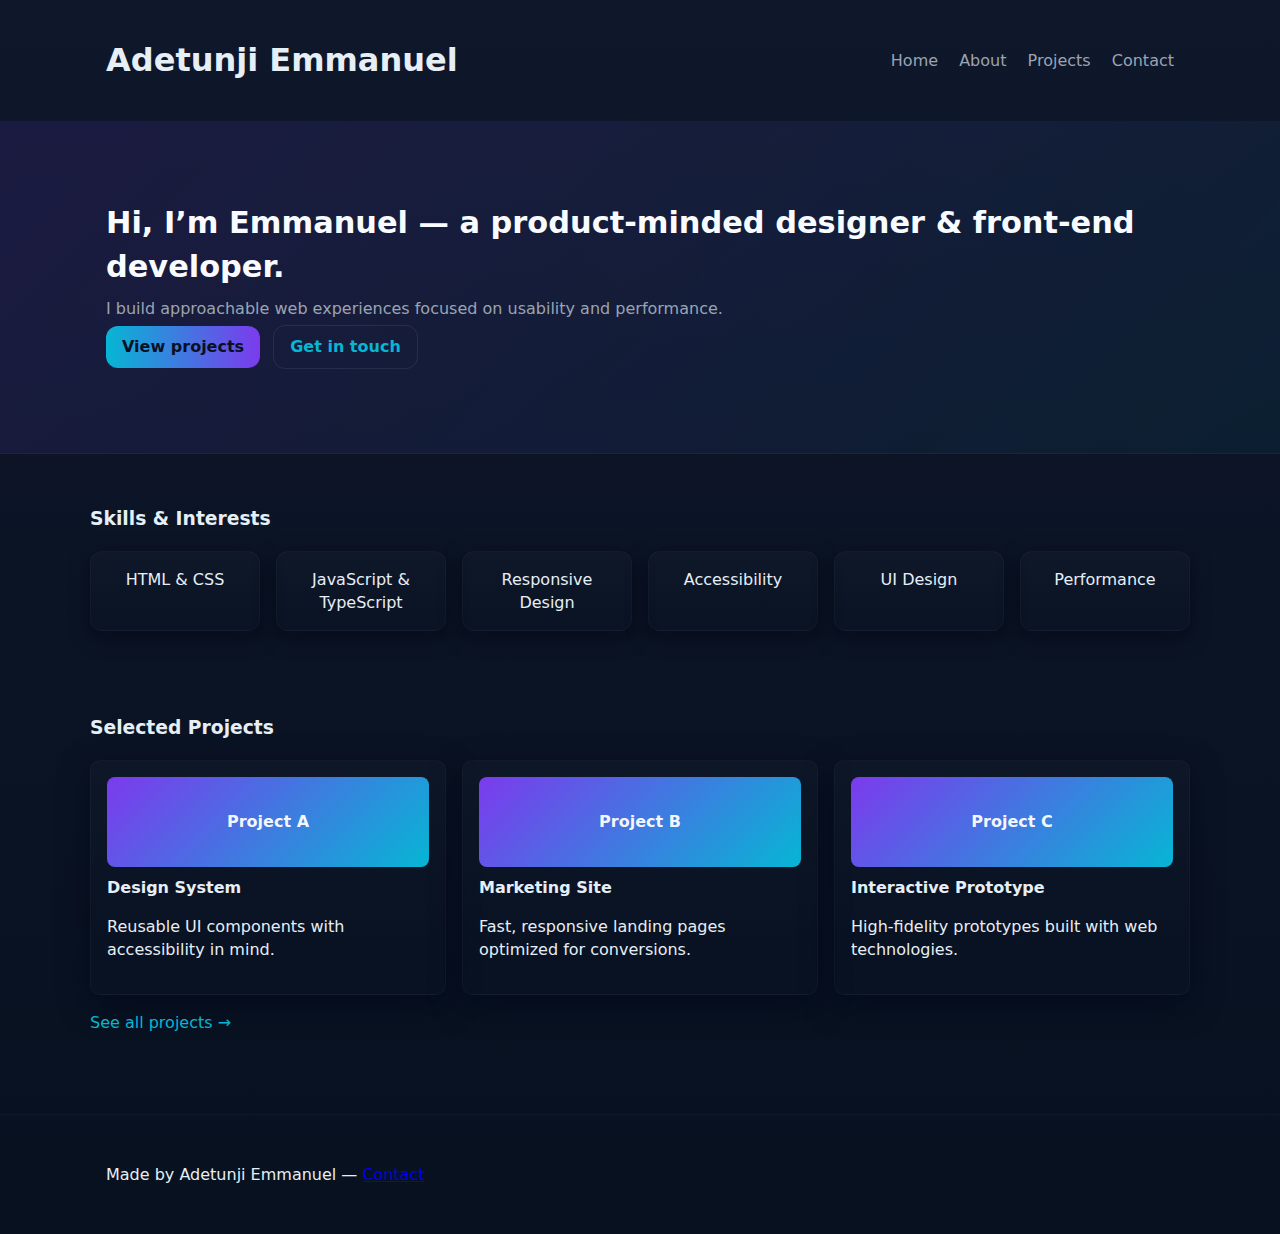
<file: index.html>
<!doctype html>
<html lang="en">
<head>
  <meta charset="utf-8">
  <meta name="viewport" content="width=device-width,initial-scale=1">
  <title>Portfolio — Adetunji Emmanuel</title>
  <link rel="stylesheet" href="styles.css">
</head>
<body>
  <header class="site-header">
    <div class="container header-inner">
      <h1 class="logo"><a href="portfolio.html">Adetunji Emmanuel</a></h1>
      <nav class="nav">
        <a href="portfolio.html">Home</a>
        <a href="about.html">About</a>
        <a href="projects.html">Projects</a>
        <a href="contact.html">Contact</a>
      </nav>
    </div>
  </header>

  <main>
    <section class="hero">
      <div class="container hero-inner">
        <h2>Hi, I’m Emmanuel — a product-minded designer & front-end developer.</h2>
        <p>I build approachable web experiences focused on usability and performance.</p>
        <p class="cta-group">
          <a class="btn" href="projects.html">View projects</a>
          <a class="btn btn-outline" href="contact.html">Get in touch</a>
        </p>
      </div>
    </section>

    <section class="skills container">
      <h3>Skills & Interests</h3>
      <div class="grid skills-grid">
        <div class="card">HTML & CSS</div>
        <div class="card">JavaScript & TypeScript</div>
        <div class="card">Responsive Design</div>
        <div class="card">Accessibility</div>
        <div class="card">UI Design</div>
        <div class="card">Performance</div>
      </div>
    </section>

    <section class="projects-preview container">
      <h3>Selected Projects</h3>
      <div class="grid projects-grid">
        <article class="project">
          <div class="thumb">Project A</div>
          <h4>Design System</h4>
          <p>Reusable UI components with accessibility in mind.</p>
        </article>
        <article class="project">
          <div class="thumb">Project B</div>
          <h4>Marketing Site</h4>
          <p>Fast, responsive landing pages optimized for conversions.</p>
        </article>
        <article class="project">
          <div class="thumb">Project C</div>
          <h4>Interactive Prototype</h4>
          <p>High-fidelity prototypes built with web technologies.</p>
        </article>
      </div>
      <p class="view-all"><a class="link" href="projects.html">See all projects →</a></p>
    </section>
  </main>

  <footer class="site-footer">
    <div class="container">
      <p>Made by Adetunji Emmanuel — <a href="contact.html">Contact</a></p>
    </div>
  </footer>

</body>
</html>
</file>
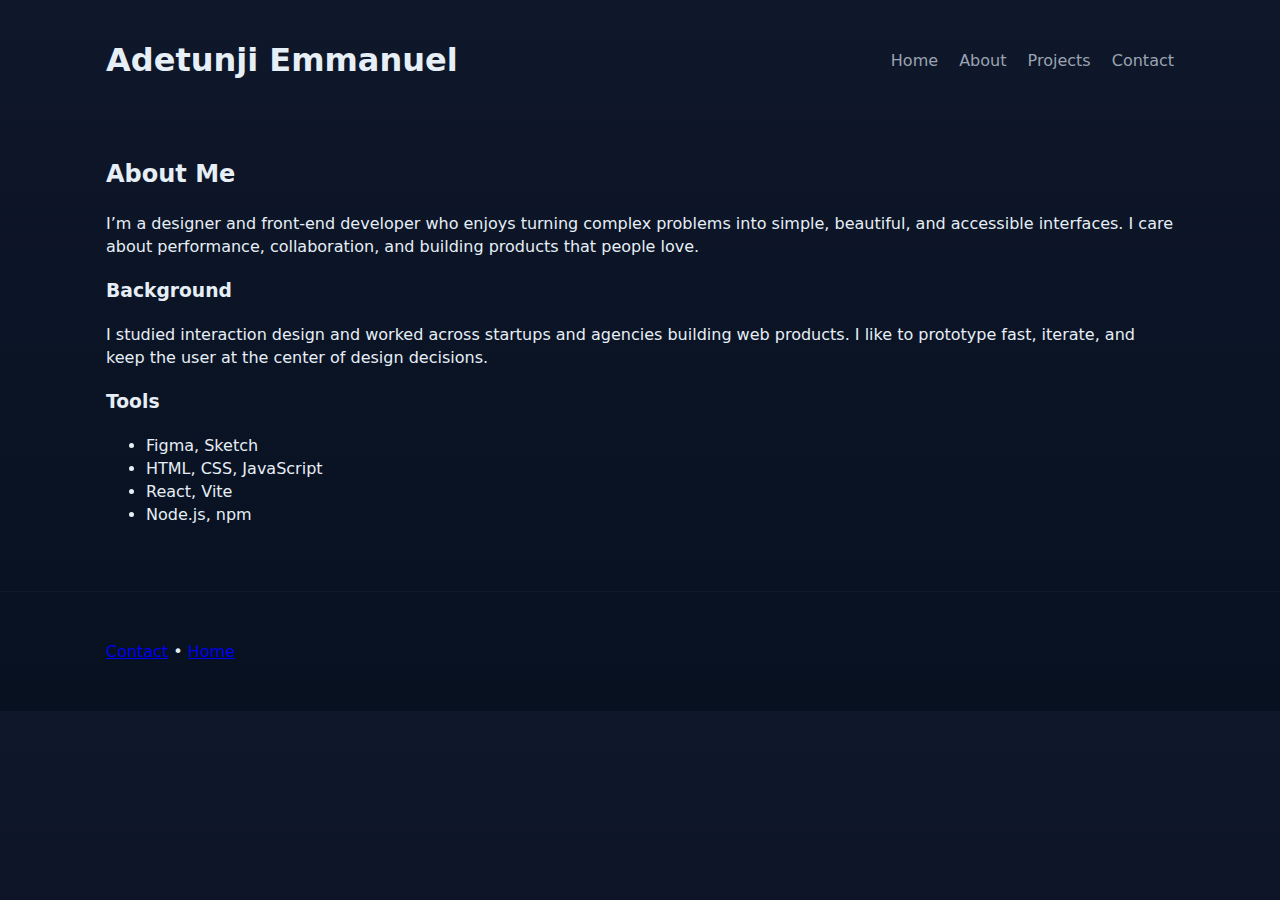
<file: about.html>
<!doctype html>
<html lang="en">
<head>
  <meta charset="utf-8">
  <meta name="viewport" content="width=device-width,initial-scale=1">
  <title>About — Adetunji Emmanuel</title>
  <link rel="stylesheet" href="styles.css">
</head>
<body>
  <header class="site-header">
    <div class="container header-inner">
  <h1 class="logo"><a href="portfolio.html">Adetunji Emmanuel</a></h1>
      <nav class="nav">
  <a href="portfolio.html">Home</a>
        <a href="about.html">About</a>
        <a href="projects.html">Projects</a>
        <a href="contact.html">Contact</a>
      </nav>
    </div>
  </header>

  <main class="container">
    <section class="about">
      <h2>About Me</h2>
      <p>I’m a designer and front-end developer who enjoys turning complex problems into simple, beautiful, and accessible interfaces. I care about performance, collaboration, and building products that people love.</p>

      <h3>Background</h3>
      <p>I studied interaction design and worked across startups and agencies building web products. I like to prototype fast, iterate, and keep the user at the center of design decisions.</p>

      <h3>Tools</h3>
      <ul>
        <li>Figma, Sketch</li>
        <li>HTML, CSS, JavaScript</li>
        <li>React, Vite</li>
        <li>Node.js, npm</li>
      </ul>
    </section>
  </main>

  <footer class="site-footer">
    <div class="container">
      <p><a href="contact.html">Contact</a> • <a href="portfolio.html">Home</a></p>
    </div>
  </footer>
</body>
</html>
</file>
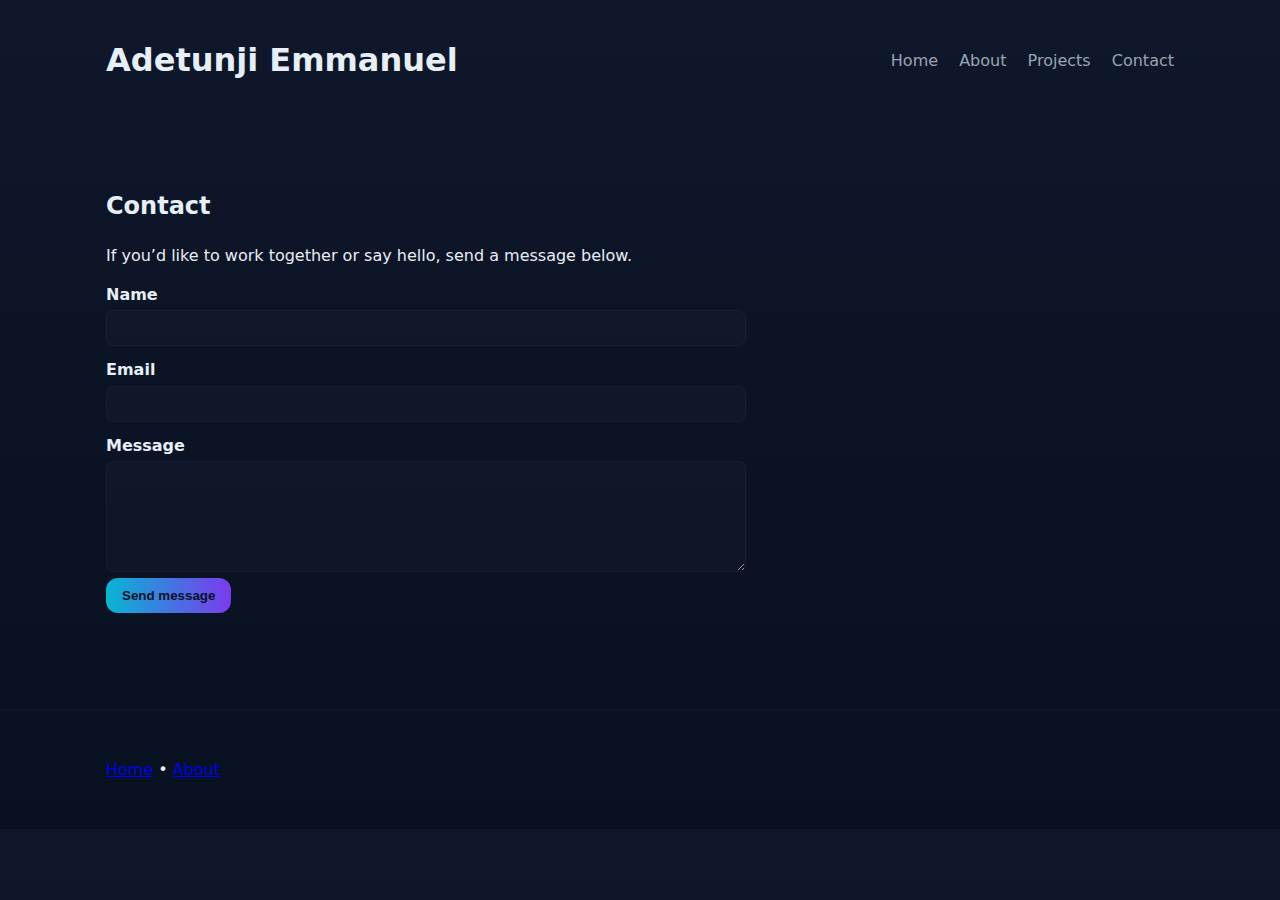
<file: contact.html>
<!doctype html>
<html lang="en">
<head>
  <meta charset="utf-8">
  <meta name="viewport" content="width=device-width,initial-scale=1">
  <title>Contact — Adetunji Emmanuel</title>
  <link rel="stylesheet" href="styles.css">
</head>
<body>
  <header class="site-header">
    <div class="container header-inner">
  <h1 class="logo"><a href="portfolio.html">Adetunji Emmanuel</a></h1>
      <nav class="nav">
  <a href="portfolio.html">Home</a>
        <a href="about.html">About</a>
        <a href="projects.html">Projects</a>
        <a href="contact.html">Contact</a>
      </nav>
    </div>
  </header>

  <main class="container">
    <section class="contact">
      <h2>Contact</h2>
      <p>If you’d like to work together or say hello, send a message below.</p>

      <form id="contactForm" class="contact-form" novalidate>
        <label for="name">Name</label>
        <input id="name" name="name" type="text" required>

        <label for="email">Email</label>
        <input id="email" name="email" type="email" required>

        <label for="message">Message</label>
        <textarea id="message" name="message" rows="6" required></textarea>

        <button type="submit" class="btn">Send message</button>
        <p id="formMessage" class="form-message" aria-live="polite"></p>
      </form>
    </section>
  </main>

  <footer class="site-footer">
    <div class="container">
      <p><a href="portfolio.html">Home</a> • <a href="about.html">About</a></p>
    </div>
  </footer>

  <script src="form.js"></script>
</body>
</html>
</file>
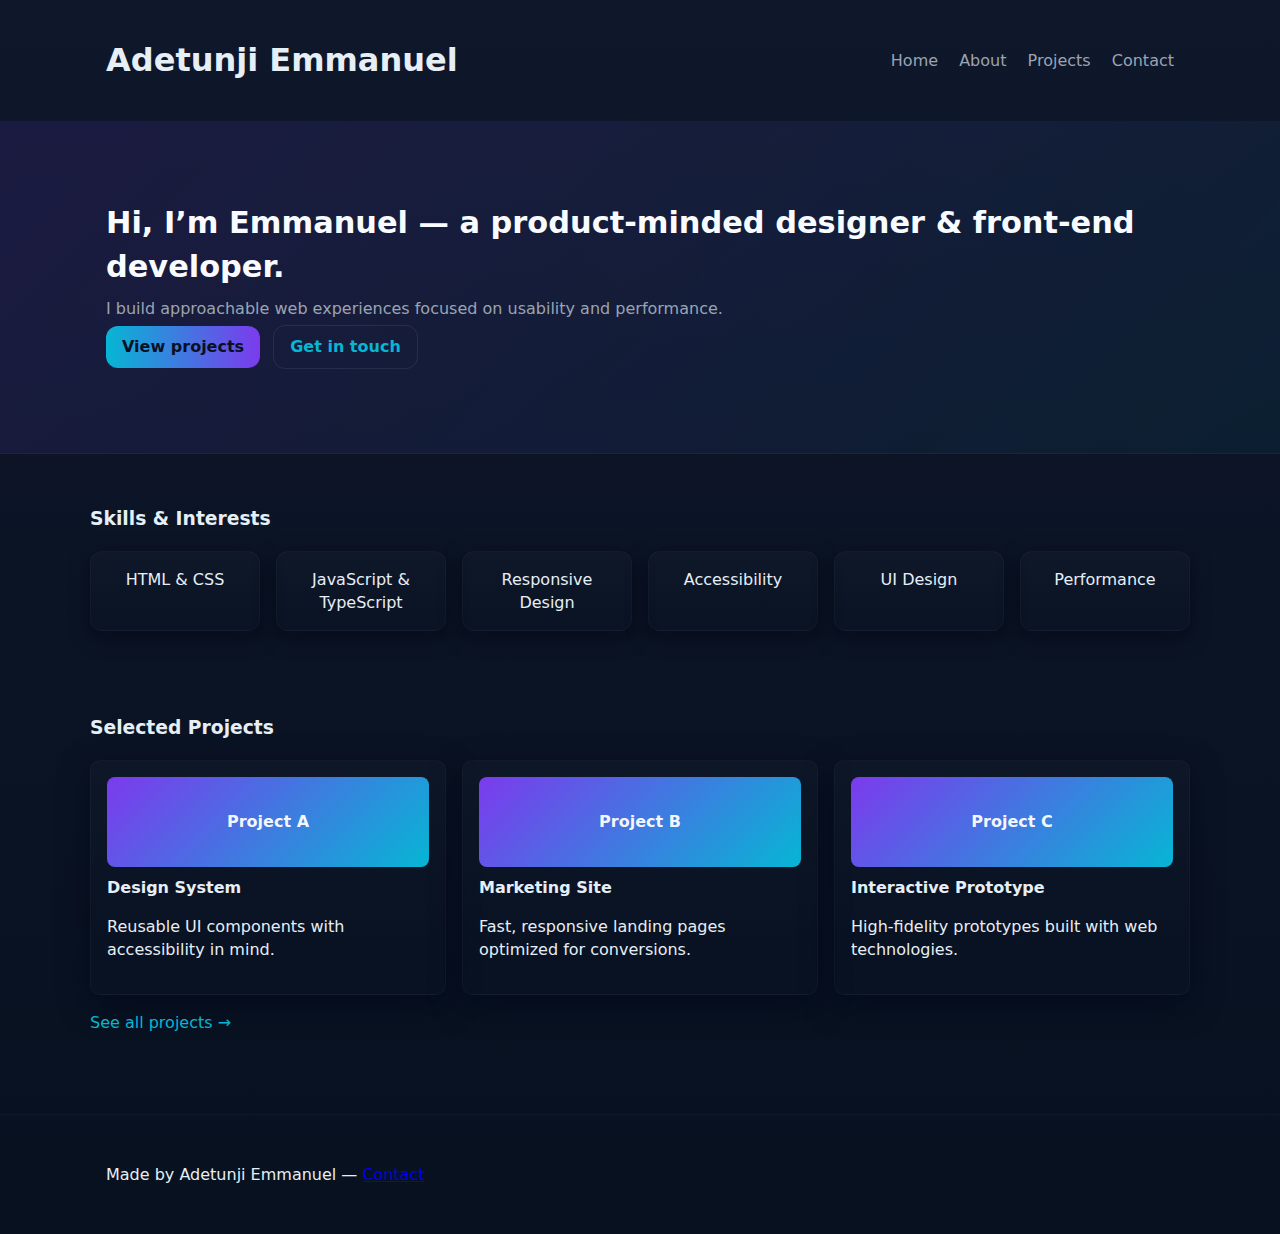
<file: portfolio.html>
<!doctype html>
<html lang="en">
<head>
  <meta charset="utf-8">
  <meta name="viewport" content="width=device-width,initial-scale=1">
  <title>Portfolio — Adetunji Emmanuel</title>
  <link rel="stylesheet" href="styles.css">
</head>
<body>
  <header class="site-header">
    <div class="container header-inner">
      <h1 class="logo"><a href="portfolio.html">Adetunji Emmanuel</a></h1>
      <nav class="nav">
        <a href="portfolio.html">Home</a>
        <a href="about.html">About</a>
        <a href="projects.html">Projects</a>
        <a href="contact.html">Contact</a>
      </nav>
    </div>
  </header>

  <main>
    <section class="hero">
      <div class="container hero-inner">
        <h2>Hi, I’m Emmanuel — a product-minded designer & front-end developer.</h2>
        <p>I build approachable web experiences focused on usability and performance.</p>
        <p class="cta-group">
          <a class="btn" href="projects.html">View projects</a>
          <a class="btn btn-outline" href="contact.html">Get in touch</a>
        </p>
      </div>
    </section>

    <section class="skills container">
      <h3>Skills & Interests</h3>
      <div class="grid skills-grid">
        <div class="card">HTML & CSS</div>
        <div class="card">JavaScript & TypeScript</div>
        <div class="card">Responsive Design</div>
        <div class="card">Accessibility</div>
        <div class="card">UI Design</div>
        <div class="card">Performance</div>
      </div>
    </section>

    <section class="projects-preview container">
      <h3>Selected Projects</h3>
      <div class="grid projects-grid">
        <article class="project">
          <div class="thumb">Project A</div>
          <h4>Design System</h4>
          <p>Reusable UI components with accessibility in mind.</p>
        </article>
        <article class="project">
          <div class="thumb">Project B</div>
          <h4>Marketing Site</h4>
          <p>Fast, responsive landing pages optimized for conversions.</p>
        </article>
        <article class="project">
          <div class="thumb">Project C</div>
          <h4>Interactive Prototype</h4>
          <p>High-fidelity prototypes built with web technologies.</p>
        </article>
      </div>
      <p class="view-all"><a class="link" href="projects.html">See all projects →</a></p>
    </section>
  </main>

  <footer class="site-footer">
    <div class="container">
      <p>Made by Adetunji Emmanuel — <a href="contact.html">Contact</a></p>
    </div>
  </footer>

</body>
</html>
</file>
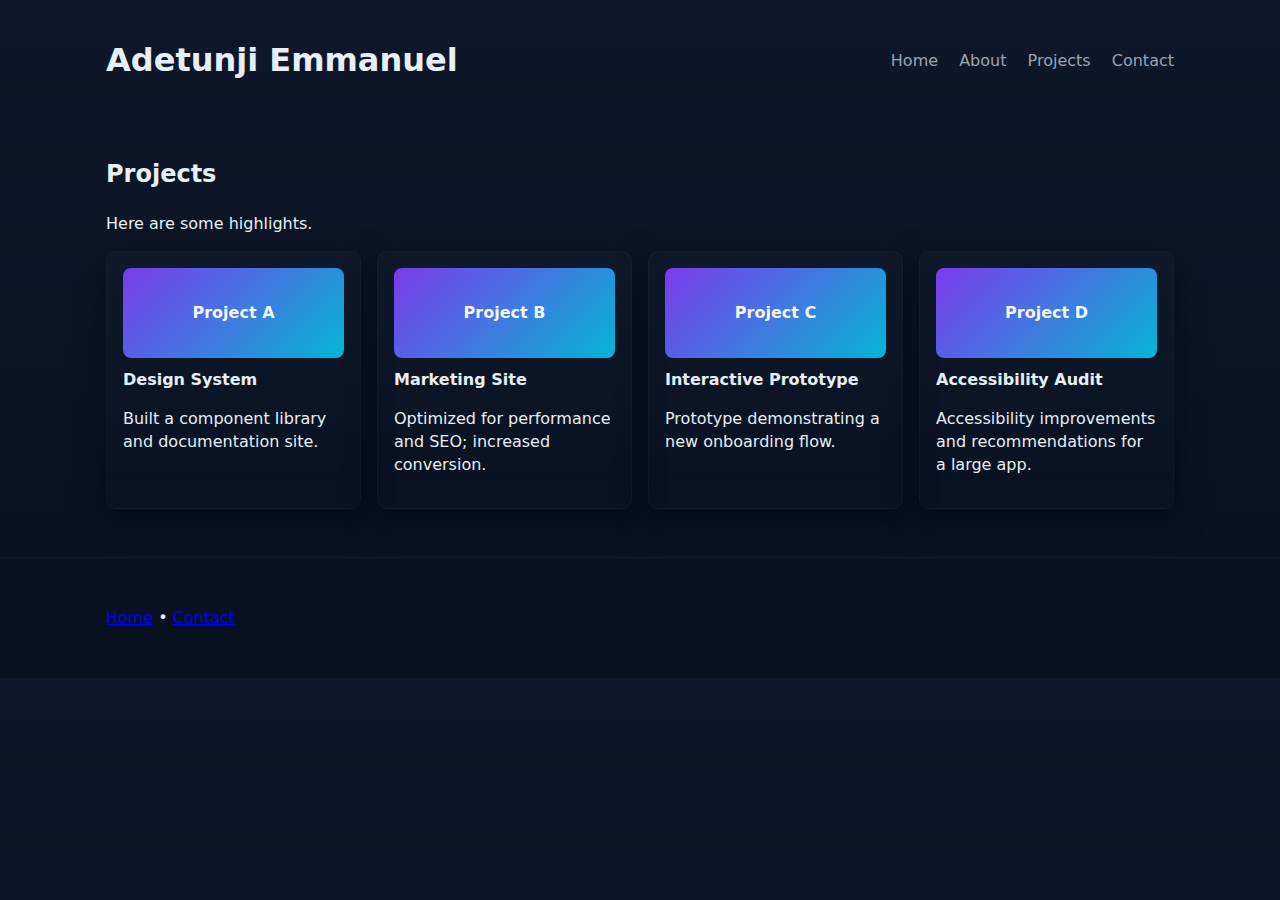
<file: projects.html>
<!doctype html>
<html lang="en">
<head>
  <meta charset="utf-8">
  <meta name="viewport" content="width=device-width,initial-scale=1">
  <title>Projects — Adetunji Emmanuel</title>
  <link rel="stylesheet" href="styles.css">
</head>
<body>
  <header class="site-header">
    <div class="container header-inner">
  <h1 class="logo"><a href="portfolio.html">Adetunji Emmanuel</a></h1>
      <nav class="nav">
  <a href="portfolio.html">Home</a>
        <a href="about.html">About</a>
        <a href="projects.html">Projects</a>
        <a href="contact.html">Contact</a>
      </nav>
    </div>
  </header>

  <main class="container">
    <section class="projects">
      <h2>Projects</h2>
      <p>Here are some highlights.</p>

      <div class="grid projects-grid">
        <article class="project">
          <div class="thumb">Project A</div>
          <h4>Design System</h4>
          <p>Built a component library and documentation site.</p>
        </article>
        <article class="project">
          <div class="thumb">Project B</div>
          <h4>Marketing Site</h4>
          <p>Optimized for performance and SEO; increased conversion.</p>
        </article>
        <article class="project">
          <div class="thumb">Project C</div>
          <h4>Interactive Prototype</h4>
          <p>Prototype demonstrating a new onboarding flow.</p>
        </article>
        <article class="project">
          <div class="thumb">Project D</div>
          <h4>Accessibility Audit</h4>
          <p>Accessibility improvements and recommendations for a large app.</p>
        </article>
      </div>
    </section>
  </main>

  <footer class="site-footer">
    <div class="container">
      <p><a href="portfolio.html">Home</a> • <a href="contact.html">Contact</a></p>
    </div>
  </footer>
</body>
</html>
</file>
<file: styles.css>
.root-fallback{box-sizing:border-box}
:root{
  --bg-1: #0f172a; /* deep navy */
  --bg-2: #071120; /* darker */
  --card:#071329;
  --muted:#9aa4b2;
  --accent:#06b6d4; /* teal */
  --accent-2:#7c3aed; /* indigo */
  --glass: rgba(255,255,255,0.04);
  --radius:12px;
  --max-width:1100px;
  --page-padding:1rem;
  font-size:16px;
}
*{box-sizing:border-box}
body{font-family:Inter, system-ui, -apple-system, 'Segoe UI', Roboto, 'Helvetica Neue', Arial, 'Noto Sans', 'Apple Color Emoji', 'Segoe UI Emoji', 'Segoe UI Symbol';background:linear-gradient(180deg,var(--bg-1),var(--bg-2));color:#e6eef6;line-height:1.45;margin:0;-webkit-font-smoothing:antialiased}
.container{max-width:var(--max-width);margin:0 auto;padding:1rem}
.header-inner{display:flex;align-items:center;justify-content:space-between}
.logo a{color:inherit;text-decoration:none;font-weight:700}
.nav a{margin-left:1rem;color:var(--muted);text-decoration:none}
.nav a:hover{color:var(--accent)}

.hero{background:linear-gradient(135deg,rgba(124,58,237,0.12),rgba(6,182,212,0.06));padding:4rem 0;border-bottom:1px solid rgba(255,255,255,0.04)}
.hero-inner h2{margin:0 0 .5rem;font-size:1.9rem;color:#f8fbff}
.hero p{margin:.25rem 0;color:var(--muted)}
.cta-group .btn{margin-right:.5rem}
.cta-group .btn{transition:transform .18s ease,box-shadow .18s ease}
.cta-group .btn:hover{transform:translateY(-3px);box-shadow:0 8px 24px rgba(7,18,32,0.45)}

.skills{padding:2rem 0}
.skills-grid{display:grid;grid-template-columns:repeat(auto-fit,minmax(140px,1fr));gap:1rem}
.card{background:linear-gradient(180deg,rgba(255,255,255,0.02),transparent);padding:1rem;border-radius:var(--radius);text-align:center;border:1px solid rgba(255,255,255,0.03);box-shadow:0 6px 20px rgba(3,7,18,0.6)}

.projects-preview{padding:2rem 0}
.projects-grid{display:grid;grid-template-columns:repeat(auto-fit,minmax(200px,1fr));gap:1rem}
.project{background:linear-gradient(180deg,rgba(255,255,255,0.02),transparent);border:1px solid rgba(255,255,255,0.03);padding:1rem;border-radius:10px;color:#e6eef6;box-shadow:0 10px 30px rgba(2,6,23,0.6)}
.thumb{height:90px;background:linear-gradient(135deg,var(--accent-2),var(--accent));display:flex;align-items:center;justify-content:center;border-radius:8px;margin-bottom:.6rem;color:rgba(255,255,255,0.95);font-weight:600}

.view-all{margin-top:1rem}
.link{color:var(--accent);text-decoration:none}
.link:hover{text-decoration:underline}

.site-footer{border-top:1px solid rgba(255,255,255,0.03);padding:1rem 0;margin-top:2rem}
.small{color:var(--muted);font-size:.9rem}

.btn{display:inline-block;padding:.6rem 1rem;background:linear-gradient(90deg,var(--accent),var(--accent-2));color:#091024;border-radius:12px;text-decoration:none;border:0;cursor:pointer;font-weight:600}
.btn-outline{background:transparent;border:1px solid rgba(255,255,255,0.08);color:var(--accent)}
.btn:hover{filter:brightness(1.02);transform:translateY(-2px)}

.contact{padding:2rem 0}
.contact-form{max-width:640px}
.contact-form label{display:block;margin-top:.75rem;font-weight:600;color:#e6eef6}
.contact-form input,.contact-form textarea{width:100%;padding:.6rem;background:rgba(255,255,255,0.02);border:1px solid rgba(255,255,255,0.04);border-radius:8px;margin-top:.25rem;color:#e6eef6}
.form-message{margin-top:.75rem;color:var(--accent-2)}

/* Responsive */
@media (max-width:900px){
  .header-inner{flex-direction:row;gap:.5rem}
  .hero-inner h2{font-size:1.35rem}
  .nav{display:flex;gap:.5rem}
}

@media (max-width:480px){
  .hero{padding:2.2rem 0}
  .hero-inner h2{font-size:1.1rem}
}


/* small helpers */
.grid{display:grid}
.project h4{margin:.2rem 0}

/* Respect reduced motion */
@media (prefers-reduced-motion: reduce){
  *{transition:none!important;animation:none!important}
}
</file>
